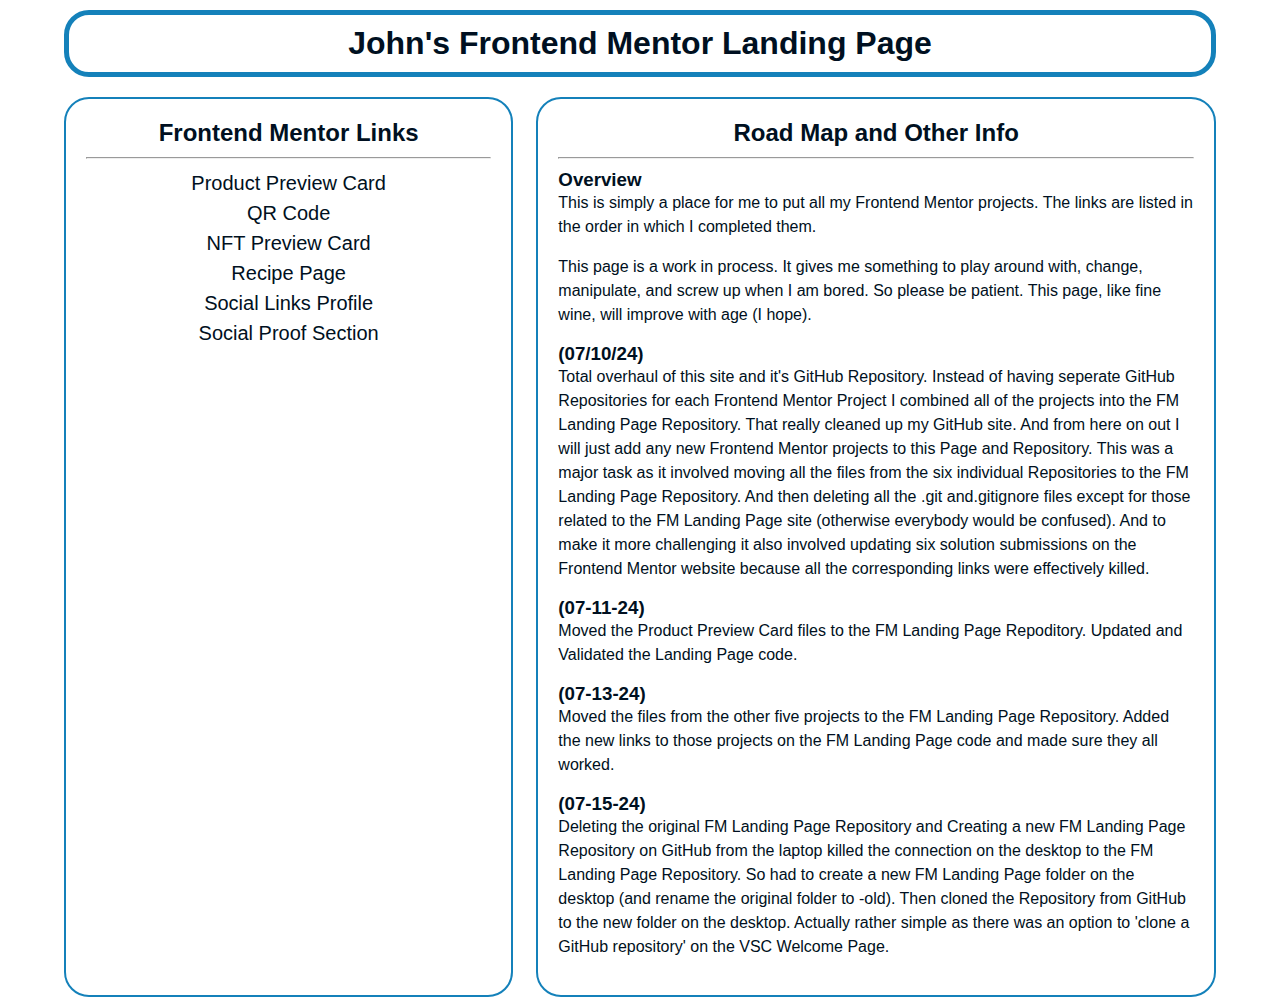
<file: index.html>
<!DOCTYPE html>

<html lang="en">

    <head>
        <!-- Date Created: 07-10-24 -->
        <!-- Date Uploaded: 07-10-24 -->
        <!-- Date Modified: 00-00-00 -->

        <meta charset="UTF-8">
        <meta http-equiv="X-UA-Compatible" content="IE=edge">
        <meta name="viewport" content="width=device-width, initial-scale=1.0">
        <title>Frontend Mentor Landing Page</title>
        <link rel="stylesheet" href="landingpage.css">

    </head>

    <body>
        
        <div id="container">

            <header>

                <h1 class="center">John's Frontend Mentor Landing Page</h1>

            </header>

            <main>

            <nav>
                    <h2 class="center">Frontend Mentor Links</h2>

                    <hr>

                    <ul>
                        <li>
                            <a href="01-Product-Preview-Card/product-preview-card.html" target="_blank">
                             Product Preview Card 
                            </a>
                        </li>
                        
                        <li>
                            <a href="02-QR-Code/qrcode.html" target="_blank">
                             QR Code 
                            </a>
                        </li>
                        
                        <li>
                            <a href="03-NFT-Preview-Card/nftpreviewcard.html" target="_blank">
                             NFT Preview Card
                            </a>
                        </li>
                        
                        <li>
                            <a href="04-Recipe-Page/recipepagemain.html" target="_blank">
                             Recipe Page
                            </a>
                        </li>

                        
                        <li>
                            <a href="05-Social-Links-Profile/sociallinksprofile.html" target="_blank">
                             Social Links Profile
                            </a>
                        </li>

                        
                        <li>
                            <a href="06-Social-Proof-Section/socialproofsection.html" target="_blank">
                             Social Proof Section
                            </a>
                        </li>



                    </ul>

                </nav>


                <article>

                    <h2 class="center">Road Map and Other Info</h2>

                    <hr>

                    <h3>Overview</h3>

                    <p>
                        This is simply a place for me to put all my Frontend Mentor projects. The links are listed in the order in which I completed them.
                    </p>
                    <p>
                        This page is a work in process. It gives me something to play around with, change, manipulate, and screw up when I am bored. So please be patient. This page, like fine wine, will improve with age (I hope).
                    </p>

                    <h3>(07/10/24)</h3>
                    
                    <p>
                        Total overhaul of this site and it's GitHub Repository. Instead of having seperate GitHub Repositories for each Frontend Mentor Project I combined all of the projects into the FM Landing Page Repository. That really cleaned up my GitHub site. And from here on out I will just add any new Frontend Mentor projects to this Page and Repository. This was a major task as it involved moving all the files from the six individual Repositories to the FM Landing Page Repository. And then deleting all the .git and.gitignore files except for those related to the FM Landing Page site (otherwise everybody would be confused). And to make it more challenging it also involved updating six solution submissions on the Frontend Mentor website because all the corresponding links were effectively killed.
                    </p>

                    <h3>(07-11-24)</h3>

                    <p>
                        Moved the Product Preview Card files to the FM Landing Page Repoditory. Updated and Validated the Landing Page code. 
                    </p>

                    <h3>(07-13-24)</h3>

                    <p>
                        Moved the files from the other five projects to the FM Landing Page Repository. Added the new links to those projects on the FM Landing Page code and made sure they all worked.
                    </p>

                    <h3>(07-15-24)</h3>
                    <p>
                         Deleting the original FM Landing Page Repository and Creating a new FM Landing Page Repository on GitHub from the laptop killed the connection on the desktop to the FM Landing Page Repository. So had to create a new FM Landing Page folder on the desktop (and rename the original folder to -old). Then cloned the Repository from GitHub to the new folder on the desktop. Actually rather simple as there was an option to 'clone a GitHub repository' on the VSC Welcome Page.
                    </p>


                </article>

            </main>

        </div>

    </body>

</html>
</file>
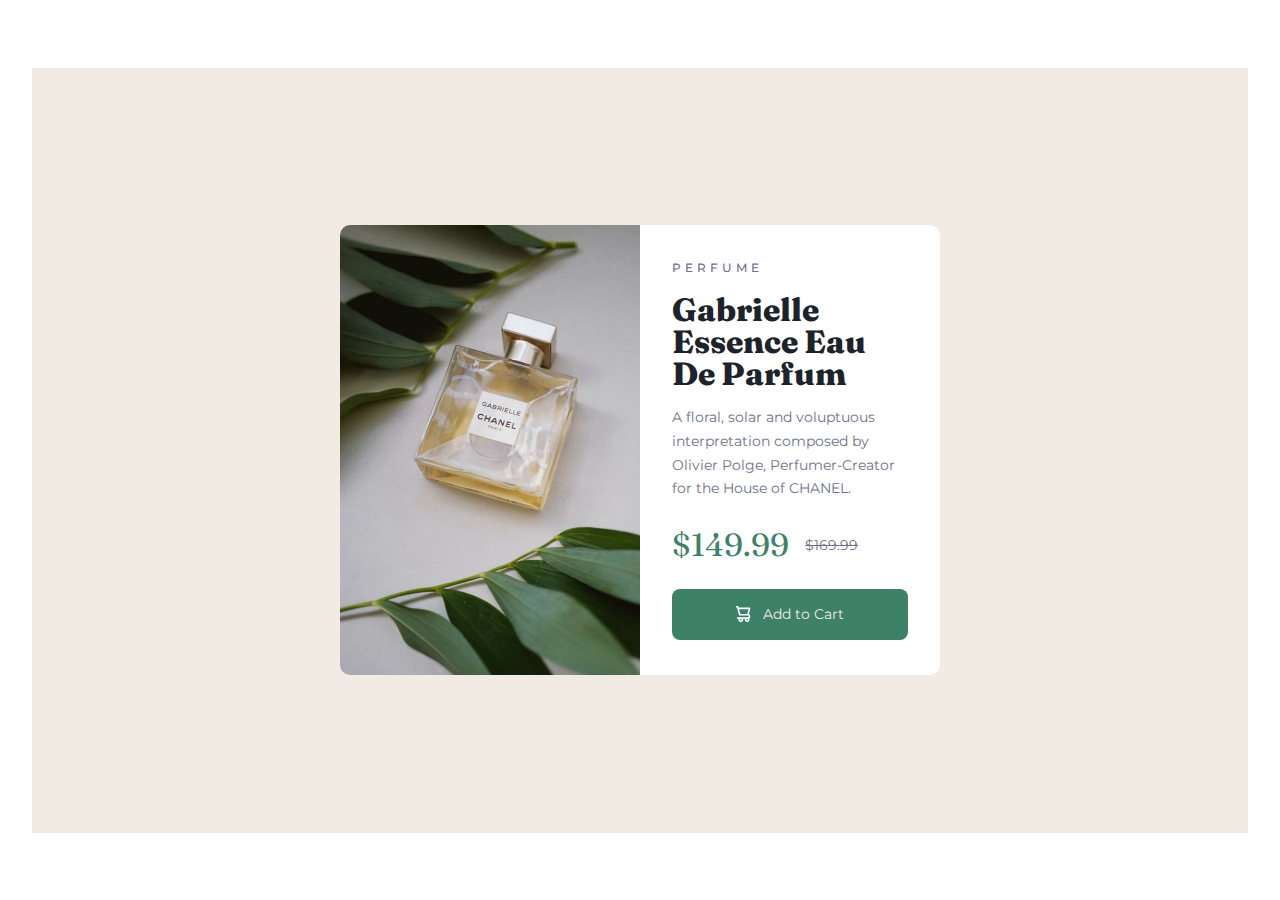
<file: 01 Product Preview Card/product-preview-card.html>
<!DOCTYPE html>

<html lang="en">

	<head>

		<meta charset="UTF-8">
		<meta name="viewport" content="width=device-width, initial-scale=1.0">
		<link rel="stylesheet" href="product-preview-card.css">

		<title>Product Preview Card</title>

		<link rel="preconnect" href="https://fonts.googleapis.com">
		<link rel="preconnect" href="https://fonts.gstatic.com" crossorigin>
		<link href="https://fonts.googleapis.com/css2?family=Montserrat:wght@500;700&display=swap" rel="stylesheet"> 

		<link rel="preconnect" href="https://fonts.googleapis.com">
		<link rel="preconnect" href="https://fonts.gstatic.com" crossorigin>
		<link href="https://fonts.googleapis.com/css2?family=Fraunces:opsz,wght@9..144,700&display=swap" rel="stylesheet"> 

	</head>
	
	<body>
	
		<div id="container">

			<main>
		
				<div class="card">
				
					<img class="img1" src="images/mobile686x480.jpg">
					<img class="img2" src="images/desktop600x900.jpg">
					
					<div class="text">

						<p class="p1">PERFUME</p>

						<h1>Gabrielle Essence Eau De Parfum</h1>

						<section>
							A floral, solar and voluptuous interpretation composed by Olivier Polge, Perfumer-Creator for the House of CHANEL.
						</section>

						<p class="align">
							<span class="price">$149.99</span>
							<span class="price-small"><del>$169.99</del></span>
						</p>

						<a href="">
							<span class="button">
							<img class="cart" src="images/icon-cart.svg">
							<pre>   Add to Cart</pre>
							</span>
						</a>

					</div>
				
				</div>

			</main>
			
		</div>
		
	</body>

</html>
</file>
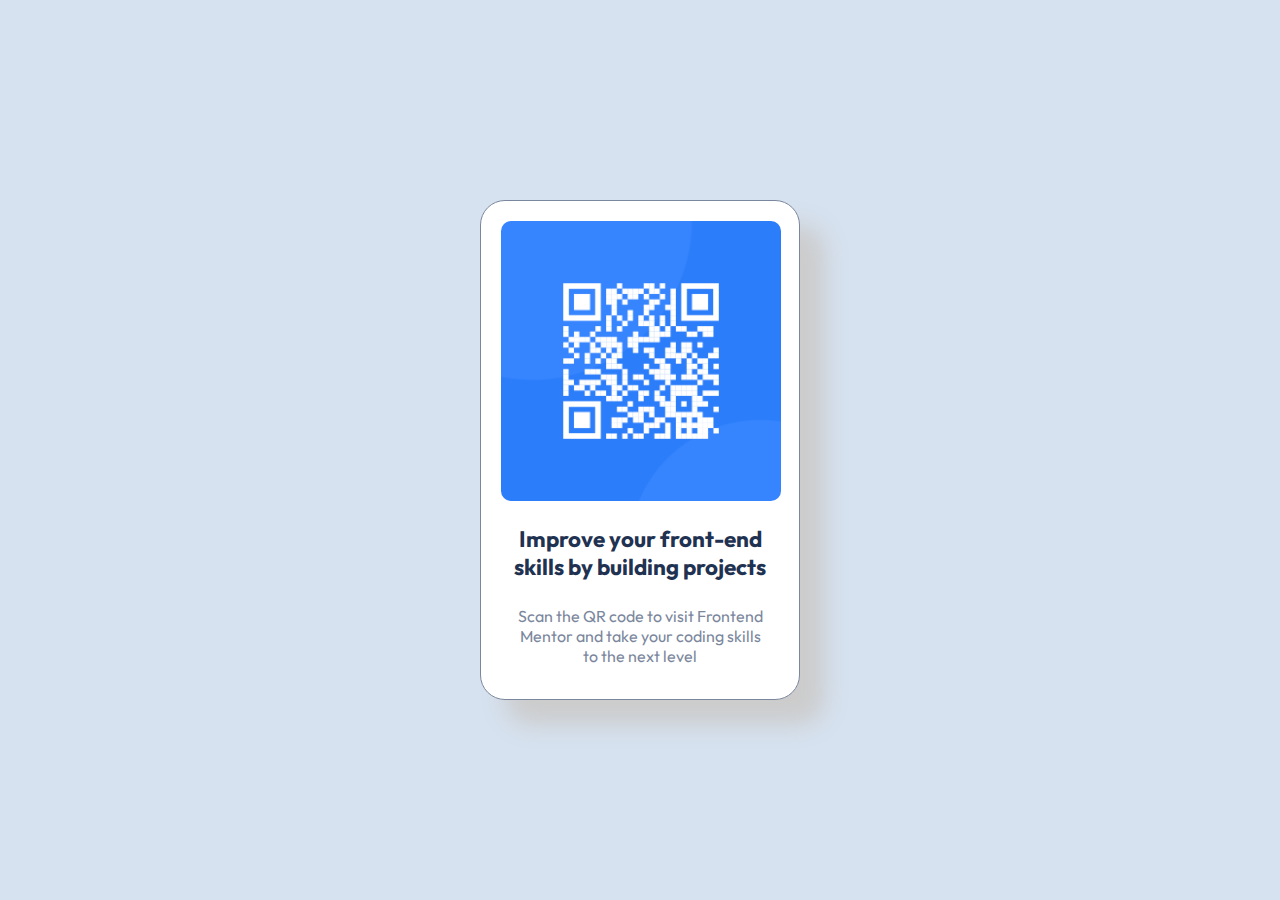
<file: 02-QR-Code/qrcode.html>
<!DOCTYPE html>
<html lang="en">

  <head>

    <meta charset="UTF-8">
    <meta name="viewport" content="width=device-width, initial-scale=1.0">

    <title>QR Code Component</title>

    <link rel="icon" type="image/png" sizes="32x32" href="./images/favicon-32x32.png">
    <link rel="stylesheet" href="qrcode.css">

    <link rel="preconnect" href="https://fonts.googleapis.com"><link rel="preconnect" href="https://fonts.gstatic.com" crossorigin>
    <link href="https://fonts.googleapis.com/css2?family=Outfit:wght@400;700&display=swap" rel="stylesheet">

  </head>

  <body>

    <div id="container">

      <main>

        <img class="img" src="images/image-qr-code.png" alt="QR Code" width="576px" height="576px">

        <h1>Improve your front-end skills by building projects</h1>

        <p class="scan">
          Scan the QR code to visit Frontend Mentor and take your coding skills to the next level
        </p>

      </main>

    </div>

  </body>

</html>
</file>
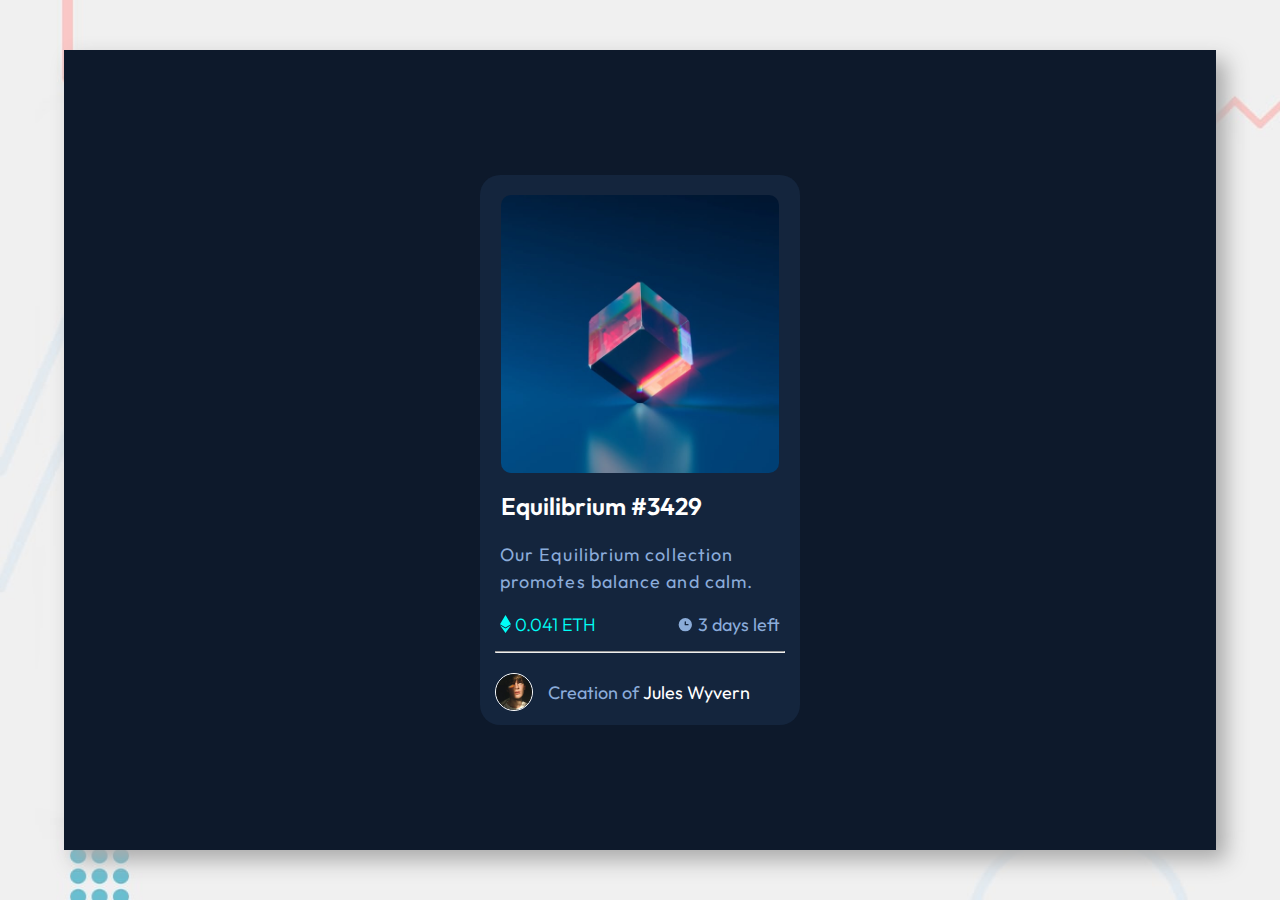
<file: 03-NFT-Preview-Card/nftpreviewcard.html>
<!DOCTYPE html>

<html lang="en">

    <head>

        <meta charset="UTF-8">
        <meta name="viewport" content="width=device-width, initial-scale=1.0">

        <link rel="icon" type="image/png" sizes="32x32" href="./images/favicon-32x32.png">

        <link rel="stylesheet" href="nftpreviewcard.css">

        <title>NFT Preview Card</title>

        <!-- Google Fonts -->
        <link rel="preconnect" href="https://fonts.googleapis.com">
        <link rel="preconnect" href="https://fonts.gstatic.com" crossorigin>
        <link href="https://fonts.googleapis.com/css2?family=Outfit:wght@300;400;600&display=swap" rel="stylesheet">

    </head>

    <body>
        
        <div class="container">

            <main>

                <figure>

                    <div class="active">

                    <img src='images/image-equilibrium.jpg' onmouseover="this.src='images/image-equilibrium-active.jpg';" 
                    onmouseout="this.src='images/image-equilibrium.jpg';"
                    alt="a multi-colored crystal cube standng on one point on a blue background" height="604px" width="604px">

                    </div>
        
                    <figcaption>Equilibrium #3429</figcaption>
        
                </figure>

                <p class="softblue">Our Equilibrium collection promotes balance and calm.</p>

                <div class="inline">

                    <span class="cyan">
                        <img class="notimg" src="images/icon-ethereum.svg">&nbsp;0.041&nbsp;ETH
                    </span>

                    <span class="softblue">
                        <img class="notimg" src="images/icon-clock.svg">&nbsp;3&nbsp;days&nbsp;left
                    </span>
                    
        
                </div>

                <div><hr></div>

                <span class="create">

                    <img class="notimg border" src="images/image-avatar.png" height="36px">
                    
                    <span class="softblue spacing">Creation of</span>
                    &nbsp;<span class="jules"> Jules Wyvern</span>
                </span>

            </main>

        </div>

    </body>

</html>
</file>
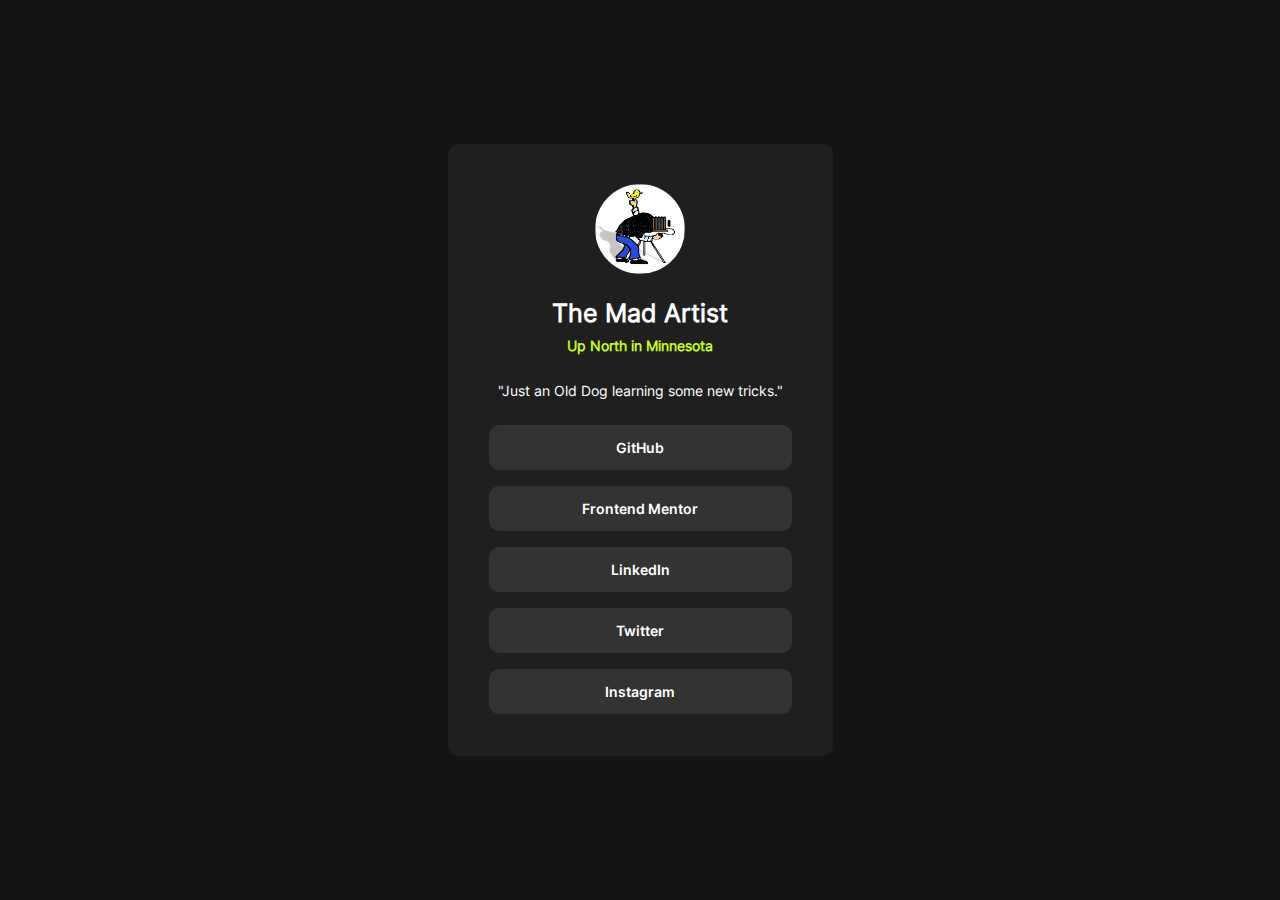
<file: 05-Social-Links-Profile/sociallinksprofile.html>
<!DOCTYPE html>
<html lang="en">
    <head>
    <meta charset="UTF-8">
    <meta name="viewport" content="width=device-width, initial-scale=1.0"> <!-- displays site properly based on user's device -->

    <link rel="icon" type="image/png" sizes="32x32" href="./assets/images/favicon-32x32.png">
    <link rel="stylesheet" href="sociallinksprofile.css">

    <title>Frontend Mentor | Social links profile</title>

    <!-- Feel free to remove these styles or customise in your own stylesheet 👍 -->
    <style>
        .attribution { font-size: 11px; text-align: center; }
        .attribution a { color: hsl(228, 45%, 44%); }
    </style>
    </head>

    <body>

        <div id="container">

            <div class="card">

                <header>
                    <img src="assets/images/mad-artist.jpg" alt="cartoon image of old-time photographer under camera hood holding the birdie">
                </header>

                <main>

                    <h1>The Mad Artist</h1>

                    <h2>Up North in Minnesota</h2>

                    <p>"Just an Old Dog learning some new tricks."</p>

                    <nav>
                        <ul>

                            <li><a id="custom-pointer1" href="https://github.com/MadArtistPhoto" target="_blank">GitHub</a></li>
                            <li><a id="custom-pointer2" href="https://www.frontendmentor.io/profile/MadArtistPhoto" target="_blank">Frontend Mentor</a></li>
                            <li><a id="custom-pointer3" href="#">LinkedIn</a></li>
                            <li><a id="custom-pointer4" href="#">Twitter</a></li>
                            <li><a id="custom-pointer5" href="#">Instagram</a></li>

                        </ul>
                    </nav>

                </main>
                
                <!--
                <div class="attribution">
                    Challenge by <a href="https://www.frontendmentor.io?ref=challenge" target="_blank">Frontend Mentor</a>. 
                    Coded by <a href="#">Your Name Here</a>.
                </div>
                -->

            </div>

        </div>
        
    </body>
</html>
</file>
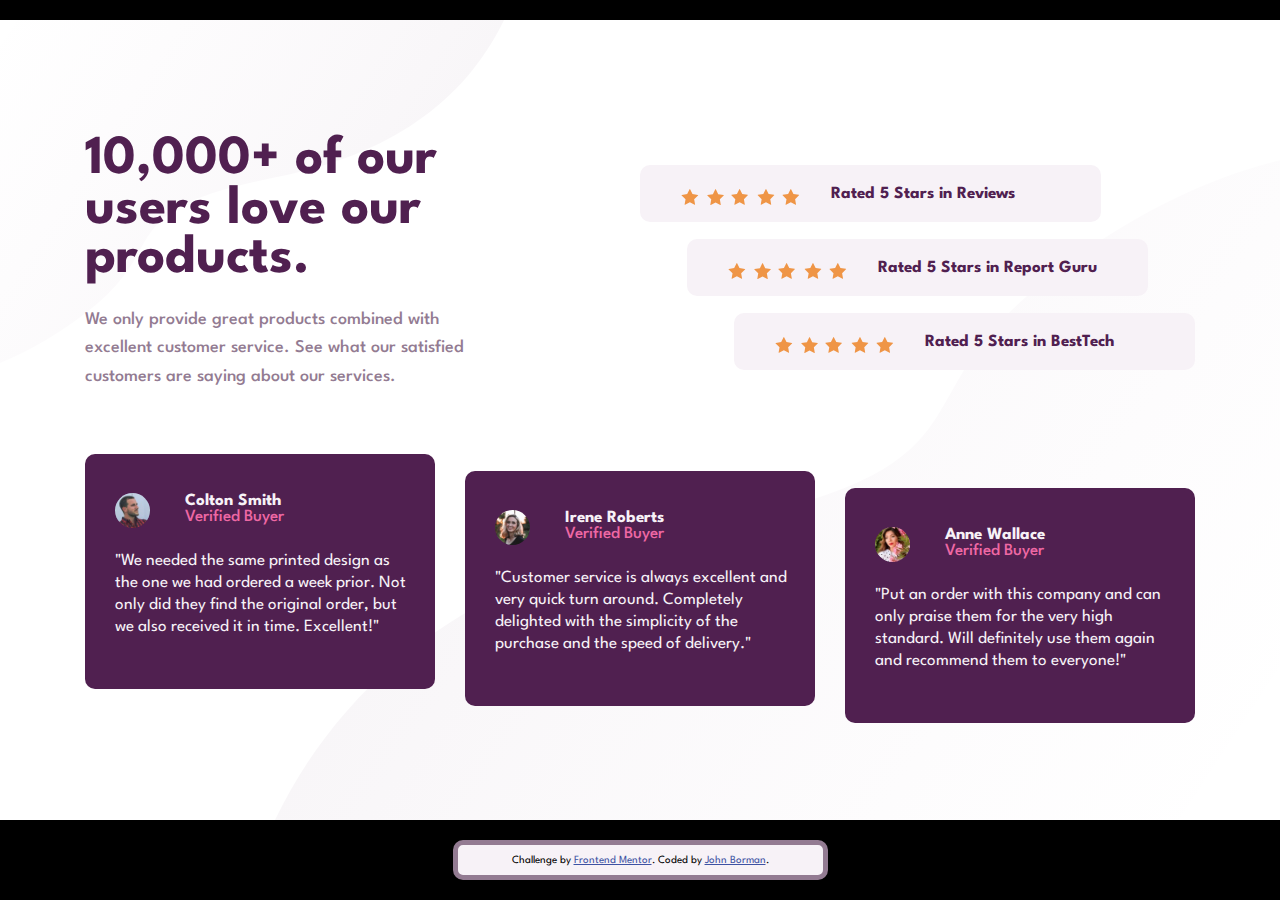
<file: 06-Social-Proof-Section/socialproofsection.html>
<!DOCTYPE html>
<html lang="en">

  <head>
    <meta charset="UTF-8" />
    <meta name="viewport" content="width=device-width, initial-scale=1.0" />

    <link rel="stylesheet" href="socialproofsection.css">

    <link rel="icon" type="image/png" sizes="32x32" href="./images/favicon-32x32.png" />

    <link rel="preconnect" href="https://fonts.googleapis.com">
    <link rel="preconnect" href="https://fonts.gstatic.com" crossorigin>
    <link href="https://fonts.googleapis.com/css2?family=League+Spartan:wght@100..900&display=swap" rel="stylesheet">

    <title>Frontend Mentor | Social proof section</title>

    <!-- Feel free to remove these styles or customise in your own stylesheet 👍 -->
    <style>
      .attribution {
        font-size: 11px;
        text-align: center;
      }
      .attribution a {
        color: hsl(228, 45%, 44%);
      }
    </style>
  </head>


  <body>

    <div id="container">

        <div class="section-one">

          <div class="top-left">
            <header>
                10,000+ of our users love our products.
            </header>

            <p>
                We only provide great products combined with excellent customer service.
                See what our satisfied customers are saying about our services.
              </p>
              
          </div>

          <div class="bottom-right">

            
            <div class="rank1">
              <div class="stars"><img src="images/5stars.svg"></div>
              <p>Rated 5 Stars in Reviews</p>
            </div>

            
            <div class="rank2">  
              <div class="stars"><img src="images/5stars.svg"></div>
              <p>Rated 5 Stars in Report Guru</p>
            </div>

            
            <div class="rank3">
              <div class="stars"><img src="images/5stars.svg"></div>
              <p>Rated 5 Stars in BestTech</p>
            </div>

          </div>

        </div>
        
        <div class="section-two">
                
          <section class="sect-two-a">
            <img src="images/image-colton.jpg">
            <div class="name">Colton Smith </div>
            <div class="verified">Verified Buyer</div>
            <p>"We needed the same printed design as the one we had ordered a week prior. Not only did they find the original order, but we also received it in time. Excellent!"</p>
          </section>
                
          <section class="sect-two-b">
            <img src="images/image-irene.jpg">
            <div class="name">Irene Roberts</div>
            <div class="verified">Verified Buyer</div>
            <p>"Customer service is always excellent and very quick turn around. Completely delighted with the simplicity of the purchase and the speed of delivery."</p>
          </section>
                
          <section class="sect-two-c">
            <img src="images/image-anne.jpg">
            <div class="name">Anne Wallace</div>
            <div class="verified">Verified Buyer</div>
            <p>"Put an order with this company and can only praise them for the very high standard. Will definitely use them again and recommend them to everyone!"</p>
          </section>

        </div>


    </div>

    <div class="attribution">
      <p>Challenge by
      <a href="https://www.frontendmentor.io?ref=challenge" target="_blank">Frontend Mentor</a>. Coded by <a href="https://www.frontendmentor.io/home" target="_blank">John Borman</a>.
      </p></div>

  </body>

</html>
</file>
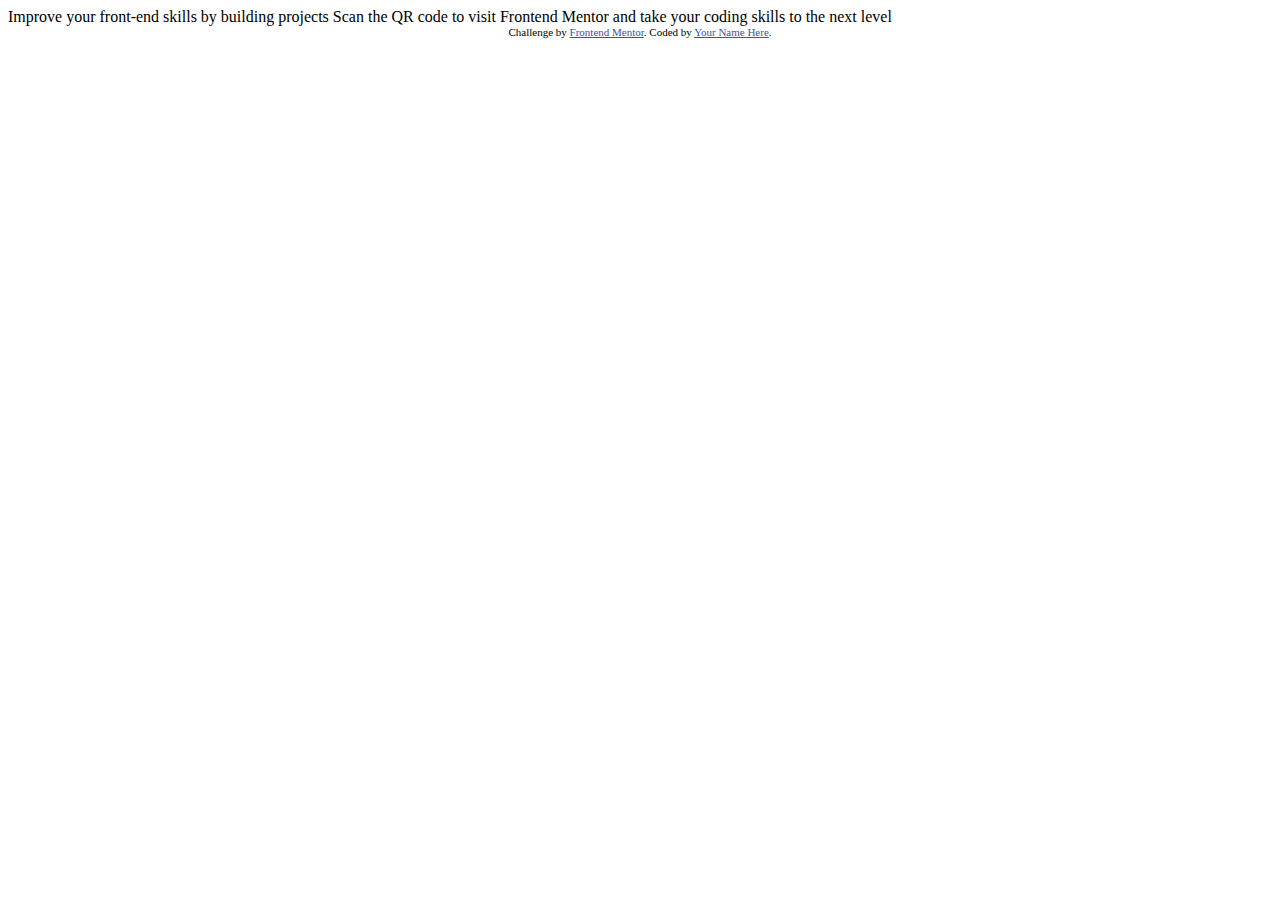
<file: 02-QR-Code/design/original.html>
<!DOCTYPE html>
<html lang="en">
<head>
  <meta charset="UTF-8">
  <meta name="viewport" content="width=device-width, initial-scale=1.0"> <!-- displays site properly based on user's device -->

  <link rel="icon" type="image/png" sizes="32x32" href="./images/favicon-32x32.png">
  
  <title>Frontend Mentor | QR code component</title>

  <!-- Feel free to remove these styles or customise in your own stylesheet 👍 -->
  <style>
    .attribution { font-size: 11px; text-align: center; }
    .attribution a { color: hsl(228, 45%, 44%); }
  </style>
</head>
<body>

  Improve your front-end skills by building projects

  Scan the QR code to visit Frontend Mentor and take your coding skills to the next level
  
  <div class="attribution">
    Challenge by <a href="https://www.frontendmentor.io?ref=challenge" target="_blank">Frontend Mentor</a>. 
    Coded by <a href="#">Your Name Here</a>.
  </div>
</body>
</html>
</file>
<file: landingpage.css>
/* landingpage.css */

:root
{
    --color: #001021;
    --border-color: #1481ba;
    --main-background: #fff;
    --main-border: #ff0000;

    font-family: Arial, Helvetica, sans-serif;
    font-size: 16px;
}

*,::before, ::after
{
    box-sizing: border-box;
    margin: 0px;
    padding: 0px;
}

body
{
    background-color: var(--main-background);
    color: var(--color);

}

#container
{
    height: 100%;
    max-width: 1280px;
    margin: auto;
    padding: 10px 0px 0px 0px;
}

main
{
    margin: auto;
}

.center
{
    text-align: center;
}

header
{
    width: 90%;
    margin: auto;
    margin-bottom: 20px;
    padding: 10px;
    border: 5px solid var(--border-color);
    border-radius: 25px;

}

main
{
    display: flex;
    flex-direction: column;
    margin: auto;
    width: 90%; 
}

nav, article
{ 
    padding: 20px;
    margin-bottom: 5px;
    background-color: var(--main-background);
    border: 2px solid var(--border-color);
    border-radius: 25px;
}

ul
{
    line-height: 1.75rem;
    text-align: center;
}

li
{
    list-style: none;
}

a
{
    text-decoration: none;
    color: var(--color);
    font-family: Arial, Helvetica, sans-serif;
    font-size: 20px;
}

a:hover
{
    color: var(--main-background);
    background-color: var(--color);
    border-radius: 5px;
}

p
{
    margin-bottom: 1rem;
    line-height: 1.5rem;
}

hr
{
    margin: 10px auto;
}

@media screen and (min-width: 900px)
{

    main
    {
        flex-direction: row;
        justify-content: space-between;
    }

    nav
    {
        width: 39%;
    }

    article
    {
        width: 59%;
    }
}
</file>
<file: 01 Product Preview Card/product-preview-card.css>
/* product-preview-card.css */

:root
{
    --color100: hsl(30,38%,92%);
    --card-background: white;
    --color300: #1A4031;

    --fontcolor100:hsl(228, 12%, 48%);
    --fontcolor200:hsl(212, 21%, 14%);
    --fontcolor300:#3D8168;
    --container-background: rgb(224, 221, 223);
    --main-background: hsl(30, 38%, 92%);
    --main-border: #c5c3c3;
}

*,::before, ::after
{
    box-sizing: border-box;
    margin: 0px;
    padding: 0px;
}

#container
{
background-color: var(--card-background);
color: var(--color);
height: 100vh;
width: 100vw;
display: flex;
justify-content: center;
align-items: center;
}

main
{
	width: 95%;
	height: 85%;
	background-color: var(--main-background);
	display: flex;
	justify-content: center;
	align-items: center;
}

.card
{
	width: 290px;
	height: 550px;
    background-color: var(--card-background);
	border-radius: 10px;
	font-family: 'Montserrat', sans-serif;
	font-size: 11px;
	font-weight: 400;
	line-height: 1.75;
	color: var(--fontcolor100); 
}

.img1
{
	display: block;
	width: 100%;
	border-radius: 10px 10px 0px 0px;
}

.img2
{
	display: none;
}

.text
{
	padding: 1.5rem;
	background-color: var();
}

.p1
{
	font-family: 'Montserrat', sans-serif;
	letter-spacing: .25rem;
	font-weight: 500;
	color: var(--fontcolor100);
	margin-bottom: .8rem;
	}

h1
{
	font-family: 'Fraunces', serif;
	font-size: 27px;
	font-weight: 800;
	color: var(--fontcolor200);
	line-height: 1.15;
	margin-bottom: .5rem;
}

section
{
	margin-bottom: .8rem;
}

.price
{
	font-family: 'Fraunces', serif;
	font-size: 25px;
	color: var(--fontcolor300);
	margin-right: 1rem;
	}

.price-small
{
	font-family: 'Montserrat', sans-serif;
	font-size: 10px;
	color: var(--fontcolor100); 	
}

.align
{
	display: flex;
	align-items: center;
}

.button
{
	background :var(--fontcolor300);
	padding: 10px;
	border-radius: 8px;
	text-align: center;
	font-family: 'Montserrat', sans-serif;
	font-size: 10px;
	color: var(--color100);
	display: flex;
	justify-content: center;
	align-items: center;
	margin-top: .75rem;
  
}

.button:hover
{
  	background: var(--color300);
}
pre
{
	font-family: 'Montserrat', sans-serif;
	font-size: 14px;
}

a
{
	text-decoration:  none;
	color: var(--color200);
}

@media screen and (min-width: 700px)
{
	.card
	{
		width: 600px;
		min-width: 600px;
		height: 450px;
	}


	.img1
	{
		display: none;
	}
	
	.img2
	{
		display: block;
		float: left;
		height: 100%;
		border-radius: 10px 0px 0px 10px;
	}

	.text
	{
		width: 50%;
		float: left;
		padding: 2.0rem;
	}

	.p1
	{
		font-size: 12px;
		margin-bottom: 1rem;}

	h1
	{
		font-size: 32px;
		line-height: 1;
		margin-bottom: 1rem;
	}

	section
	{	
		font-size: 14px;
		line-height: 1.7; 
		margin-bottom: 1rem;

	}

	.price
	{
		font-size: 32px;
	}

	.price-small
	{
		font-size: 14px;	
	}

	.button
	{
		padding: 13px;
		margin-top: 1rem;
	}
	
}
</file>
<file: 02-QR-Code/qrcode.css>
/** styles.css **/
/** qr-code-component **/

:root
{
    --white: hsl(0, 0%, 100%);
    --background: hsl(212, 45%, 89%);
    --text: hsl(220, 15%, 55%);
    --heading: hsl(218, 44%, 22%);
    --shadow:hsl(0,0%,80%);

    --fontsize: 15px;
    font-family: Outfit;
}

*, ::before, ::after
{
    margin: 0px;
    padding: 0px;
    box-sizing: border-box;
}

img
{
    width: 100%;
    height: auto;
}

body{
    display: flex;
    justify-content: center;
    align-items: center;
    background-color: var(--background);
}

#container
{
    background-color: var(--background);
    width: 100vw;
    max-width: 1440px;
    height: 100vh;
    max-height: 1056px;
    display: flex;
    flex-direction: column;
    justify-content: center;
    align-items: center;
}

main
{
    background-color: var(--white);
    width: 320px;
    height: 500px;
    border: 1px solid var(--text);
    border-radius: 25px;
    box-shadow: 0px 25px 25px var(--shadow);
}

.img
{
    width: 280px;
    border-radius: 10px;
    margin: 20px;
}

h1{
    font-size: 1.4rem;
    font-weight: 700;
    color: var(--heading);
    margin: 0px 30px;
    text-align: center;
}

.scan
{
    color: var(--text);
    margin: 25px 30px;
    text-align: center;
}

@media screen and (min-width:600px)
{
    main
    {
        box-shadow: 25px 25px 25px var(--shadow);
    }
}
</file>
<file: 03-NFT-Preview-Card/nftpreviewcard.css>
/* stylesnew.css */

:root
{
    box-sizing: border-box;
    --background: hsl(0, 0%, 94%);
    --body-color: hsl(217, 54%, 11%);
    --card-color: hsl(216, 50%, 16%);
    --linecolor: hsl(215, 32%, 27%);
    --softblue: hsl(215, 51%, 70%);
    --cyan: hsl(178, 100%, 50%);
    --white: hsl(0, 0%, 100%);
    --box-shadow: #aaa;

    font-size: 18px;
}

body
{
    margin: 0px;
    padding: 0px;
    font-family: 'Outfit', sans-serif;
    height: 100vh;
    width: 100vw;
    min-width: 375px;
    background-image: url(images/background.jpg);
    background-repeat: no-repeat;
    background-attachment: fixed;
    background-size: 100% 100%;
}

.container
{
    height: 100%;
    width: 100%;
    background-color: var(--body-color);
    display: flex;
    justify-content: center;
    align-content: center;
    box-shadow: 10px 10px 20px var(--box-shadow);
}

img:not(.notimg)
{
    width: 100%;
    height: 100%;
}

img
{
    display: block;
}

main
{
    width: 320px;
    height: 550px;
    background-color:var(--card-color);
    border-radius: 20px;
    color: var(--white);
    margin: auto;
}


figure
{
    width: 87%;
    margin: auto;
    margin-top: 20px;
    margin-bottom: 1rem;
    
}

figure img
{
    border-radius: 10px;
}

figcaption
{
    font-size: 1.35rem;
    font-weight: 600;
    margin-top: 1rem;
}

.softblue
{
    color: var(--softblue);
}

.cyan
{
    color: hsl(178, 100%, 50%);
    font-weight: 300;
    line-height: 1.5rem;  
}

p
{
    margin: 20px;
    margin-bottom: 1rem;
    font-weight: 400;
    line-height: 1.5rem;
    letter-spacing: .06rem;
}

.jules:hover, figcaption:hover
{
    color: var(--cyan);
    cursor: pointer;
}

.inline
{
    margin: 20px;
    margin-bottom: 1rem;
    height: 1rem;
    display: flex;
    flex-direction: row;
    justify-content: space-between;
}

 .inline span
 {
    display: flex;
    align-items: center;
 }

hr
 {
    color: var(--linecolor);
    margin: 15px;    
 }

 .border
 {
    display: inline;
    border-radius: 50%;
    border: 1px solid white;
 }
 
 .create
 {
    display: flex;
    margin: 20px 15px 25px 15px;
    align-items: center;
 }

 .spacing
 {
    margin-left: 15px;
 }


 @media screen and (min-width:600px)
 {
    body
    {
        display: flex;
        justify-content: center;
        align-items: center;
    }

    .container
    {
        width: 90%;
        max-width: 1440px;
        height: 800px;
    }
}
</file>
<file: 05-Social-Links-Profile/sociallinksprofile.css>
/* social-links-provile.css */

:root
{
--location-green: hsl(75, 94%, 57%);
--text-white: hsl(0, 0%, 100%);
--links-grey: hsl(0, 0%, 20%);
--card-dark-grey: hsl(0, 0%, 12%);
--container-off-black: hsl(0, 0%, 8%);

font-size: 14px
}

*, ::before, ::after
{
    margin: 0px;
    padding: 0px;
    box-sizing: border-box;
}

img
{
    width: 100%;
    height: auto;
}

@font-face
{
    font-family: 'Inter-Bold';
    src: url('assets/fonts/static/Inter-Bold.ttf');
    font-weight: 400;
    font-style: normal;
}

@font-face
{
    font-family: 'Inter-Regular';
    src: url('assets/fonts/static/Inter-Regular.ttf');
    font-weight: 400;
    font-style: normal;
}
@font-face
{
    font-family: 'Inter-SemiBold';
    src: url('assets/fonts/static/Inter-SemiBold.ttf');
    font-weight: 400;
    font-style: normal;
}

body
{
    background-color: var(--text-white);
    color: var(--text-white);
    width: 100vw;
    height: 100vh;
}

#container
{
    width: 100vw;
    height: 100vh;
    max-width: 375px;
    background-color: var(--container-off-black);
    margin: auto;
    display: flex;
    align-items: center;
    justify-content: center;
}

.card
{
    padding: 25px 0px;
    width: 330px;
    background-color: var(--card-dark-grey);
    display: flex;
    flex-direction: column;
    align-items: center;
    border-radius: 10px;
}

header
{
    width: 90px;
    margin-bottom: 20px;
}

header img
{
    border-radius: 45px;
}

h1
{
    font-size: 32px;
    margin-bottom: 10px;
    font-family: 'Inter-Regular';
    font-size: 25px;
    text-align: center;
}

h2
{
    color: var(--location-green);
    margin-bottom: 30px;
    font-family: 'Inter-regular';
    font-size: 14px;
    text-align: center;
}

p
{
    margin-bottom: 25px;
    font-family: 'Inter-Regular';
    text-align: center;
}

li
{
    background-color: var(--links-grey);
    text-align: center;
    list-style-type: none;
    height: 45px;
    width: 280px;
    border-radius: 10px;
    margin-bottom: 16px;
    font-family: 'Inter-SemiBold';
}
li:last-child
{
    margin-bottom: 0px;
}

a
{
    display: block;
    padding: 14px;
    color: var(--text-white);
    text-decoration: none;
    border-radius: 10px;
}

a:hover
{
    background-color: var(--location-green);
    color: var(--card-dark-grey);
}

#custom-pointer1
{
    cursor: url(assets/images/custom-cursor.cur), auto;
}

#custom-pointer2
{
    cursor: url(assets/images/custom-cursor.cur), auto;
}

#custom-pointer3
{
    cursor: url(assets/images/custom-cursor.cur), auto;
}

#custom-pointer4
{
    cursor: url(assets/images/custom-cursor.cur), auto;
}

#custom-pointer5
{
    cursor: url(assets/images/custom-cursor.cur), auto;
}

@media screen and (min-width: 375px)
{
    body
    {
        background-color: black;
    }

    #container
    {
        width: 100%;
        max-width: 1440px;
    }

    .card
    {
        width: 385px;
        height: 612px;
        padding: 40px 0px 10px 0px;
    }

    picture
    {
        margin-bottom: 23px;
    }

    h1
    {
        margin-bottom: 9px;
    }

    h2
    {
        margin-bottom: 28px;
    }

    p
    {
        margin-bottom: 26px;
    }

    li
    {
        width: 303px;
    }

    
}
</file>
<file: 06-Social-Proof-Section/socialproofsection.css>
/* socialproofsection */


:root
{
    --mobile-width: 375px;
    --desktop-width: 1440px;

    /* Colors */

    --VeryDarkMagenta: hsl(300, 43%, 22%);
    --SoftPink: hsl(333, 80%, 67%);
    --DarkGrayishMagenta: hsl(303, 10%, 53%);
    --LightGrayishMagenta: hsl(300, 24%, 96%);
	--Black: hsl(0, 0%, 0%);
    --White: hsl(0, 0%, 100%);

	
	font-family: "League Spartan", sans-serif;
    font-Size: 17px;
}

/* Reset */

*, ::before, ::after
{
    margin: 0px;
    padding: 0px;
    box-sizing: border-box;
}

/* General CSS */

/* MOBILE */

body
{
	width: 100vw;
	color: var(--VeryDarkMagenta);
	background-color: var(--Black);
	display: flex;
	flex-direction: column;
	justify-content: center;
	align-items: center;
}

#container
{
	width: var(--mobile-width);
	padding: 80px 25px;
	background: url('images/bg-pattern-top-mobile.svg') left top no-repeat, url('images/bg-pattern-bottom-mobile.svg') right bottom no-repeat,  var(--White);
}
	

.section-one, .section-two
{
	display: flex;
	flex-direction: column;
	width: 325px;
}

.section-one
{
	text-align: center;
}

header
{
	font-Size: 40px;
	font-weight: 700;
	line-height: .8em;
	margin-bottom: 22px;
}

.top-left p
{
	font-weight: 600;
	line-height: 1.5em;
	color: var(--DarkGrayishMagenta);
	margin-bottom: 38px;
}

.bottom-right
{
	margin-bottom: 30px;
}
.rank1, .rank2, .rank3
{
	background-color: var(--LightGrayishMagenta);
	padding: 10px;
	border-radius: 10px;
	margin-bottom: 17px;
	font-weight: 700;
}

.stars
{
	padding: 6px;
	margin-bottom: 3px;
}


.sect-two-a, .sect-two-b, .sect-two-c
{
	margin-bottom: 16px;
	padding: 40px 27px 32px 27px;
	background-color: var(--VeryDarkMagenta);
	border-radius: 10px;
	font-weight: 400;
	color: var(--LightGrayishMagenta);
}

.name
{
	padding-left: 70px;
	font-weight: 700;
}

.verified
{
	padding-left: 70px;
	color: var(--SoftPink);
	margin-bottom: 25px;
	font-weight: 500;
}
	
.section-two img
{
	height: 35px;
	width: 35px;
	border-radius: 35px;
	float: left;
}

.section-two p
{
	line-height: 1.3em;
}

.attribution
{
	background-color: var(--White);
	padding: 10px 40px;
	margin-top: 20px;
	width: 375px;
	color: var(--Black);
	background-color: var(--LightGrayishMagenta);
	border: 5px solid var(--DarkGrayishMagenta);
	border-radius: 10px;

}



/* FULL-SCREEN */

@media screen and (min-width:1150px)
{

	body
	{
		display: flex;
		flex-direction: column;
		justify-content: center;
		align-items: center;
		width: 100%;
		height: 100vh;
		background-color: var(--Black);
	}


	
	#container
	{
		width:1440px;
		height: 800px;
		padding: 0px 165px;
		display: flex;
		flex-direction: column;
		background: url('images/bg-pattern-top-desktop.svg') left top no-repeat, url('images/bg-pattern-bottom-desktop.svg') right bottom no-repeat, var(--White);
	}
	
	.section-one
	{
		display: flex;
		flex-direction: row;
		width: 100%;
		height: 50%;
		padding-top: 115px;
		justify-content: space-between;
	}

	.top-left
	{
		width: 38%;
	}
	
	.bottom-right
	{
		width: 50%;
		margin-top: 30px;
	}

	header
	{
		text-align: left;
		font-size: 55px;
		line-height: .9em;
		font-weight: 700;
	}

	.top-left p
	{
		text-align: left;
		font-size: 18px;
		line-height: 1.7rem;
		font-weight: 500;
	}

	.bottom-right
	{
		display: flex;
		flex-direction: column;
	}

	.bottom-right p
	{
		align-self: center;
	}

	.stars
	{
		padding: 0px 30px;
		align-self: flex-end;
	}

	.rank1
	{
		align-self: flex-start;
		display: flex;
		flex-direction: row;
		width: 83%;
		height: 57px;
	}
	
	.rank2
	{
		align-self: center;
		display: flex;
		flex-direction: row;
		width: 83%;
		height: 57px;
	}

	.rank3
	{
		align-self: flex-end;
		display: flex;
		flex-direction: row;
		width: 83%;
		height: 57px;
	}

	.section-two
	{
		width: 1110px;
		display: flex;
		height: 50%;
		padding-top: 34px;
		padding-bottom: 97px;
		flex-direction: row;
		justify-content: space-between;
	}

	.sect-two-a, .sect-two-b, .sect-two-c
	{
		width: 350px;
		height: 235px;
		padding: 39px 20px 0px 30px;
		margin-bottom: 0px;
	}

	.sect-two-a
	{
		align-self: flex-start;
	}
	
	.sect-two-b
	{
		align-self: center;
	}
	.sect-two-c
	{
		align-self: flex-end;
	}
}
</file>
